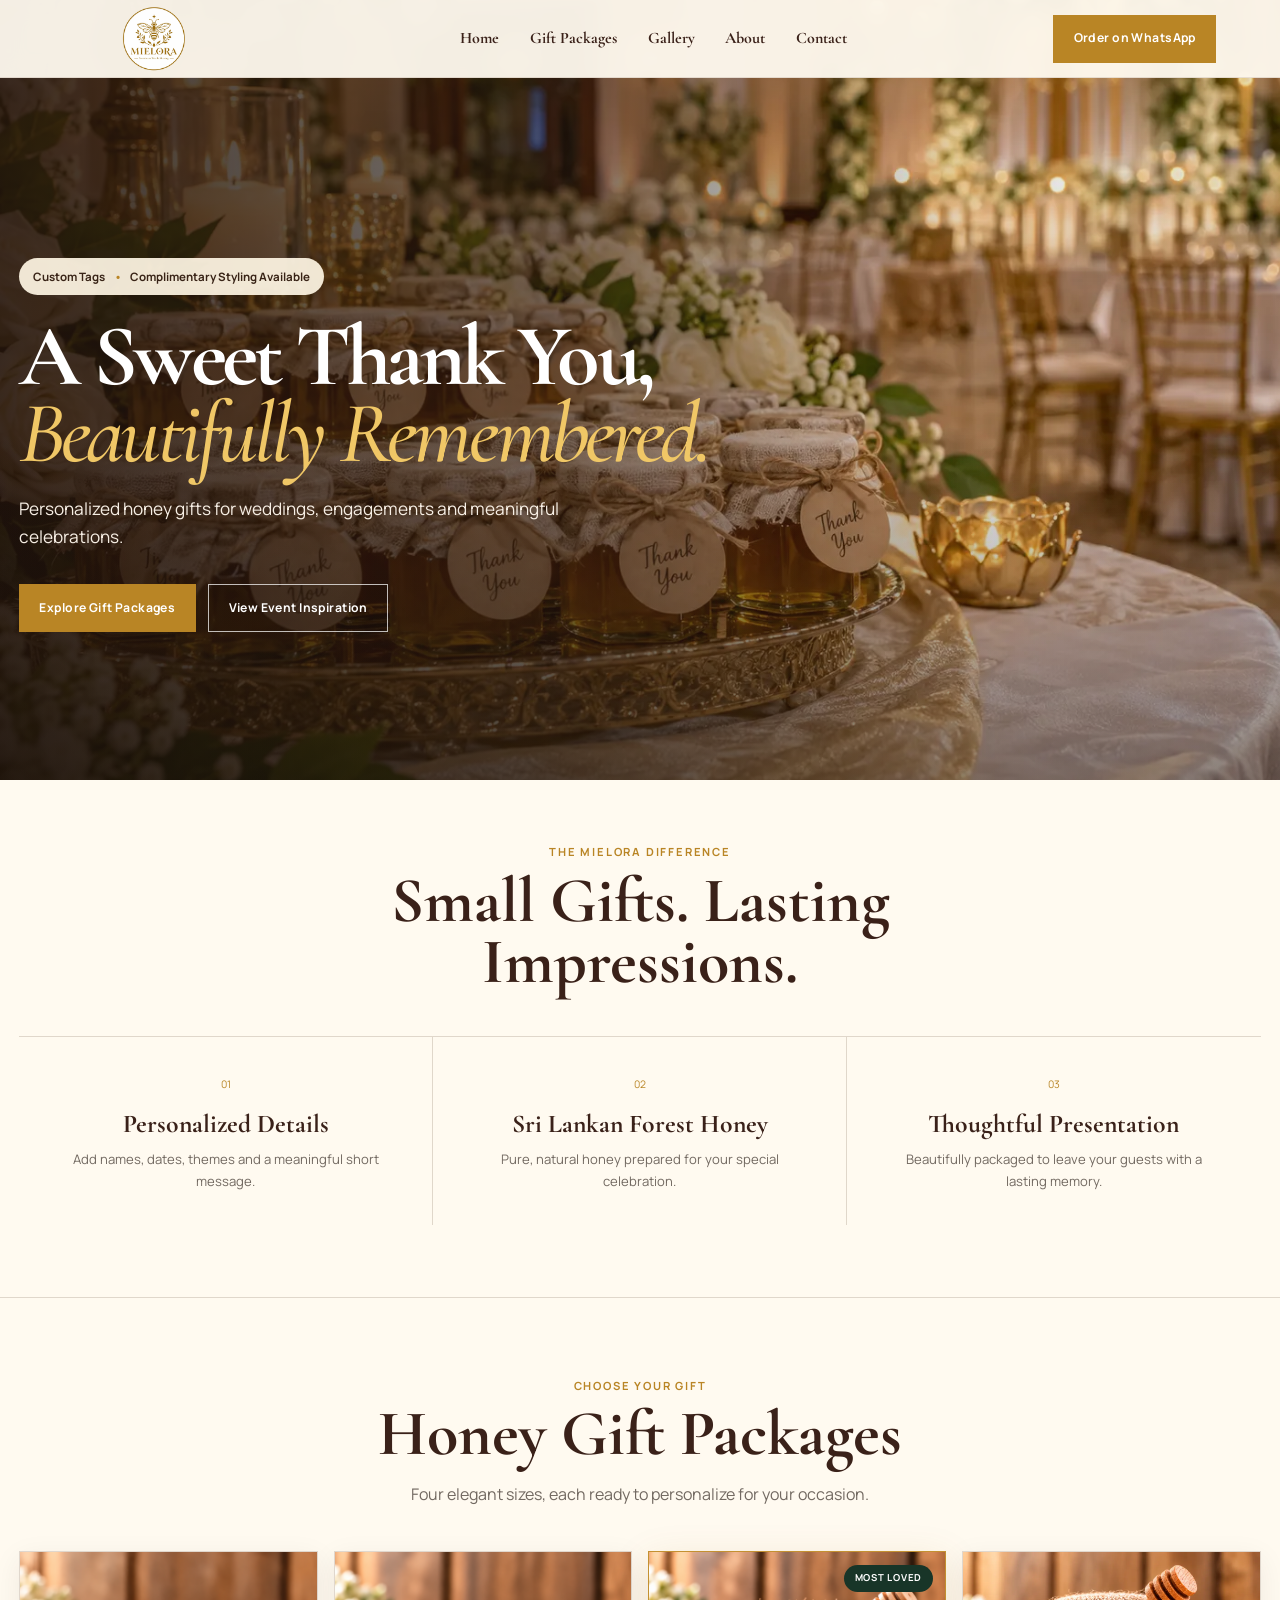
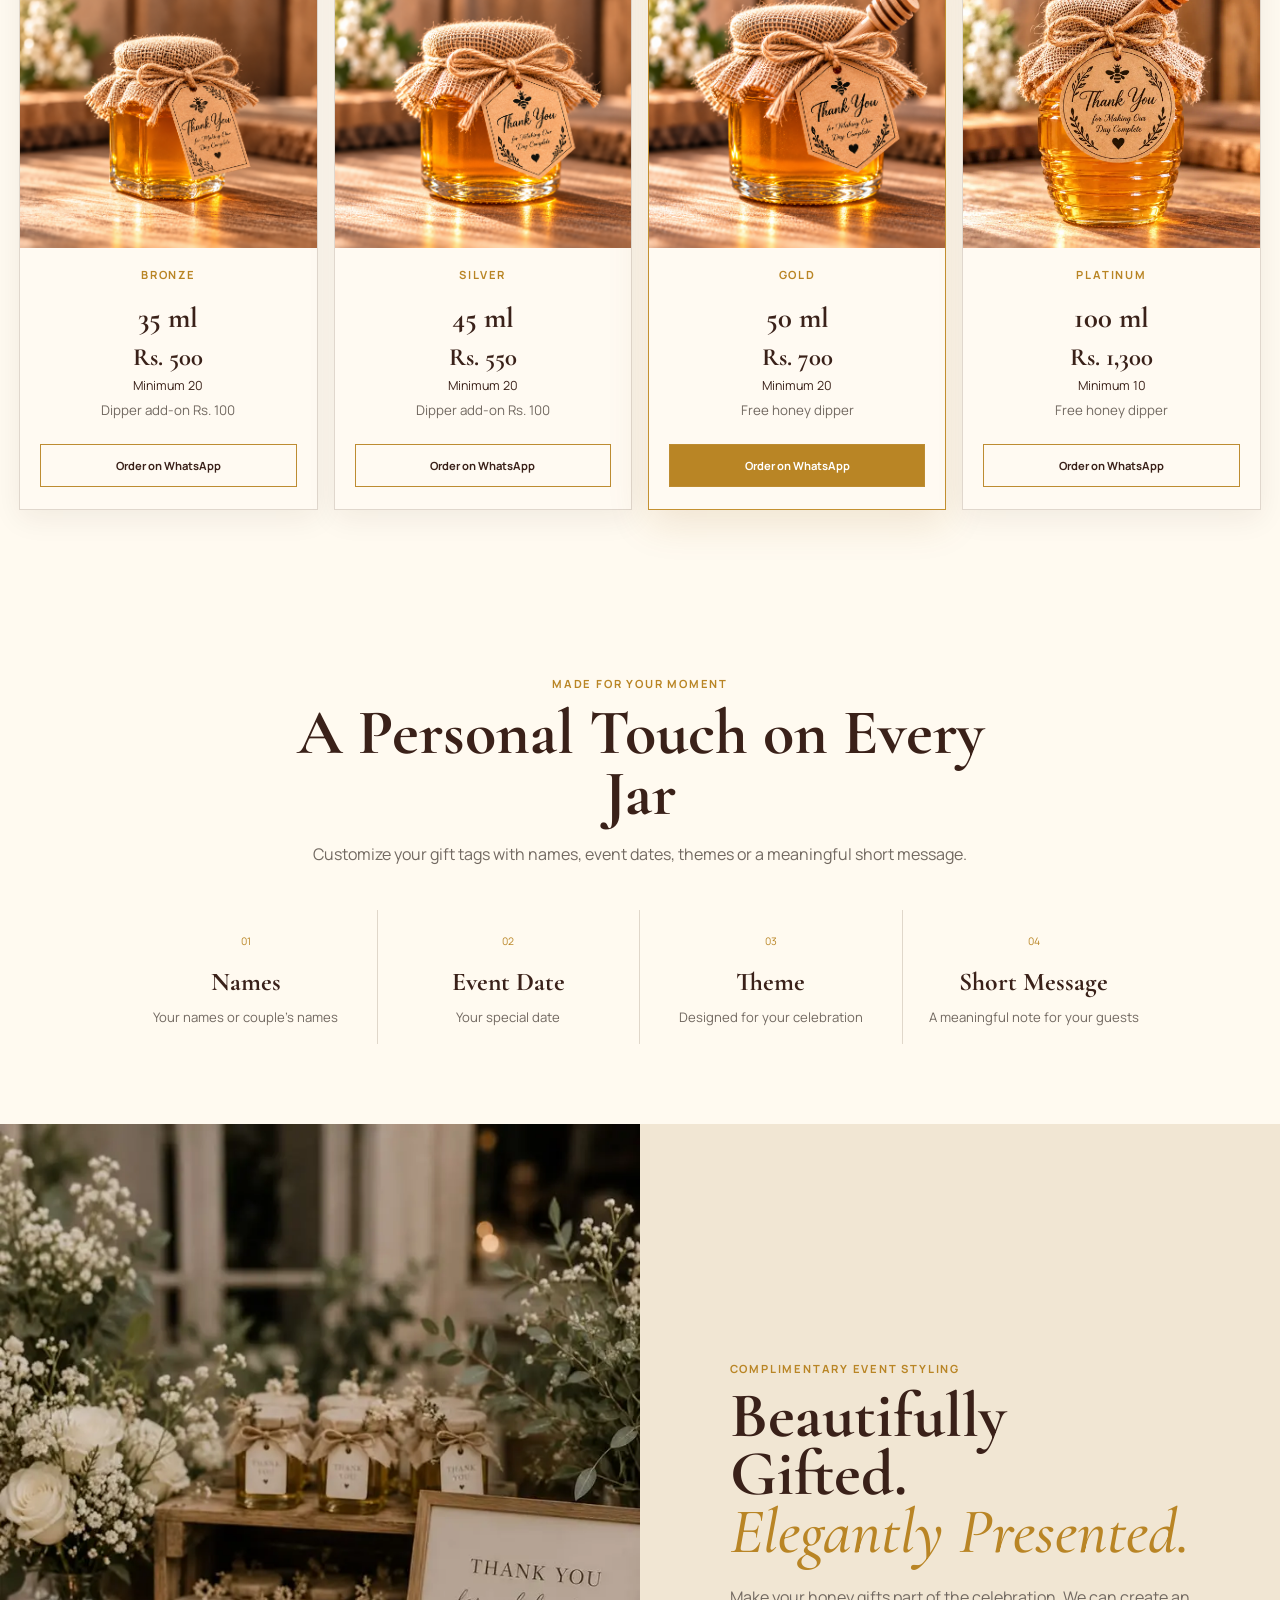
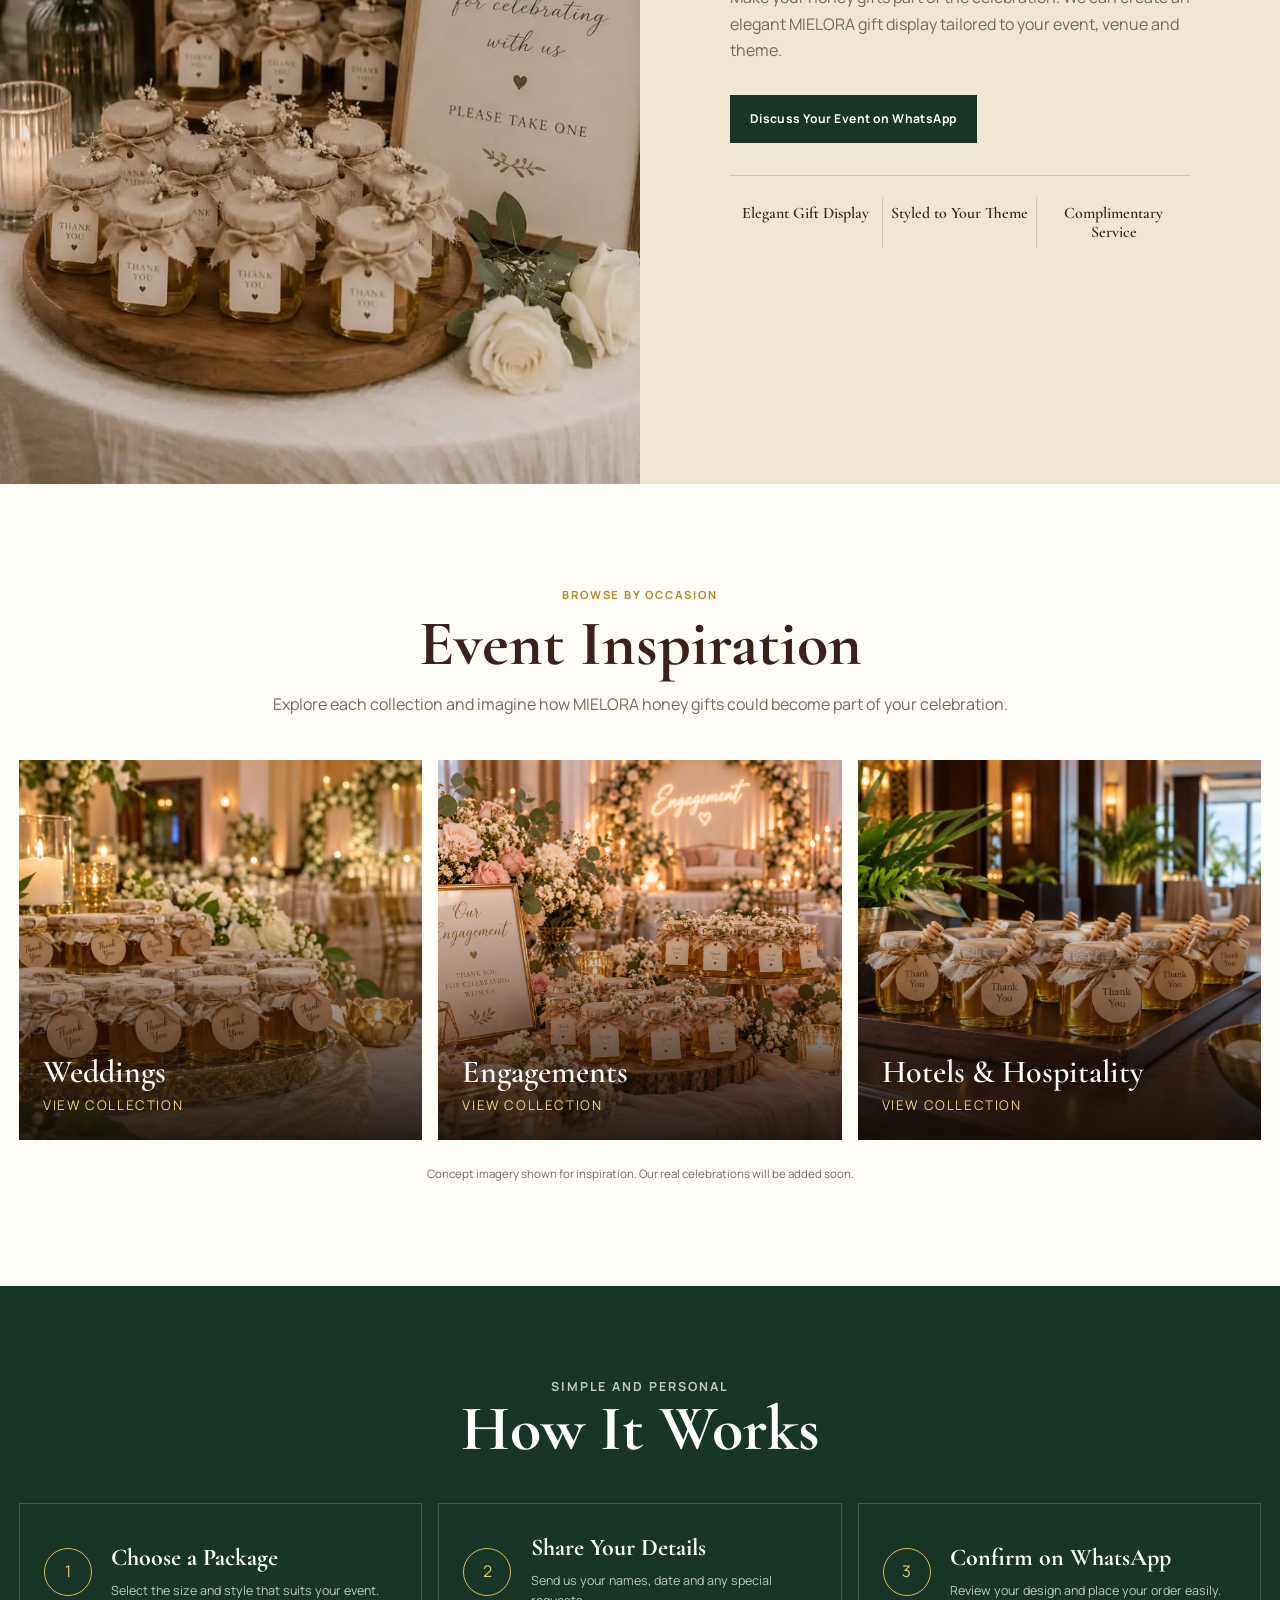
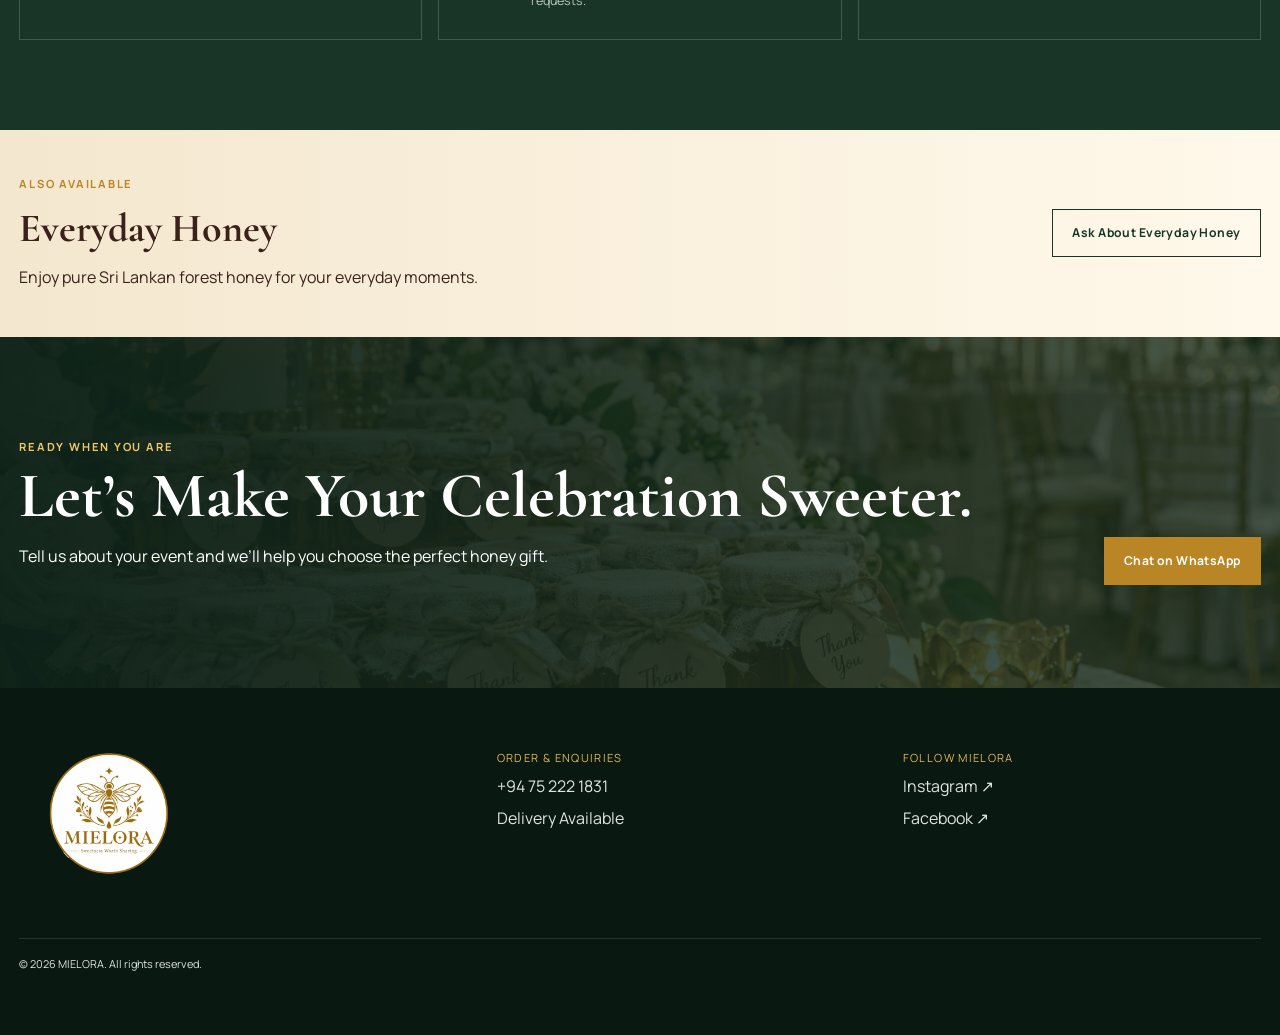
<file: index.html>
<!doctype html>
<html lang="en">

<head>
  <meta charset="utf-8">
  <meta name="viewport" content="width=device-width,initial-scale=1">
  <meta name="theme-color" content="#183528">
  <meta name="robots" content="index,follow,max-image-preview:large">
  <meta name="description"
    content="Personalized honey gifts for weddings, engagements and hospitality events in Sri Lanka. Custom tags, elegant gift displays and four MIELORA packages.">
  <title>Event Honey Gifts in Sri Lanka | MIELORA</title>
  <link rel="canonical" href="https://mielora.github.io/main_website/">
  <meta property="og:type" content="website">
  <meta property="og:title" content="MIELORA Event Honey Gifts">
  <meta property="og:description"
    content="A sweet thank you, beautifully remembered. Personalized honey gifts with custom tags and complimentary event styling available.">
  <meta property="og:url" content="https://mielora.github.io/main_website/">
  <meta property="og:image"
    content="https://mielora.github.io/main_website/assets/event-gallery/wedding-reception.webp">
  <link rel="preconnect" href="https://fonts.googleapis.com">
  <link rel="preconnect" href="https://fonts.gstatic.com" crossorigin>
  <link
    href="https://fonts.googleapis.com/css2?family=Cormorant+Garamond:wght@500;600;700&family=Manrope:wght@400;500;600;700&display=swap"
    rel="stylesheet">
  <link rel="stylesheet" href="assets/styles.css">
  <script
    type="application/ld+json">{"@context":"https://schema.org","@type":"Organization","name":"MIELORA","url":"https://mielora.github.io/main_website/","logo":"https://mielora.github.io/main_website/assets/mielora-logo-v2.webp","sameAs":["https://www.instagram.com/mielora_honey/","https://www.facebook.com/profile.php?id=61595384750894"],"contactPoint":{"@type":"ContactPoint","telephone":"+94-75-222-1831","contactType":"sales","areaServed":"LK"}}</script>
</head>

<body>
  <a class="skip-link" href="#main">Skip to content</a>
  <header class="site-header" data-header><a class="brand" href="#home" aria-label="MIELORA home"><img
        src="assets/mielora-logo-v2.webp" alt="MIELORA — Sweetness Worth Sharing"></a><button class="menu-button"
      aria-expanded="false" aria-controls="main-nav"><span></span><span></span><span></span><b>Menu</b></button>
    <nav id="main-nav" aria-label="Main navigation"><a href="#home">Home</a><a href="#packages">Gift Packages</a><a
        href="#gallery">Gallery</a><a href="#story">About</a><a href="#contact">Contact</a></nav><a
      class="button header-cta" data-whatsapp="general" href="#">Order on WhatsApp</a>
  </header>
  <main id="main">
    <section class="hero" id="home">
      <div class="hero-copy reveal">
        <p class="hero-badge">Custom Tags <span>•</span> Complimentary Styling Available</p>
        <h1>A Sweet Thank You,<br><em>Beautifully Remembered.</em></h1>
        <p>Personalized honey gifts for weddings, engagements and meaningful celebrations.</p>
        <div class="hero-actions"><a class="button gold-button" href="#packages">Explore Gift Packages</a><a
            class="button ghost-button" href="#gallery">View Event Inspiration</a></div>
      </div>
    </section>
    <section class="benefits paper-section" id="story">
      <div class="section-title">
        <p class="eyebrow">The MIELORA difference</p>
        <h2>Small Gifts. Lasting Impressions.</h2>
      </div>
      <div class="benefit-grid">
        <article><span>01</span>
          <h3>Personalized Details</h3>
          <p>Add names, dates, themes and a meaningful short message.</p>
        </article>
        <article><span>02</span>
          <h3>Sri Lankan Forest Honey</h3>
          <p>Pure, natural honey prepared for your special celebration.</p>
        </article>
        <article><span>03</span>
          <h3>Thoughtful Presentation</h3>
          <p>Beautifully packaged to leave your guests with a lasting memory.</p>
        </article>
      </div>
    </section>
    <section class="packages paper-section" id="packages">
      <div class="section-title">
        <p class="eyebrow">Choose your gift</p>
        <h2>Honey Gift Packages</h2>
        <p>Four elegant sizes, each ready to personalize for your occasion.</p>
      </div>
      <div class="package-grid">
        <article class="package-card reveal"><img src="assets/packages/bronze-35ml.png"
            alt="Bronze 35 ml MIELORA honey gift jar" loading="lazy">
          <div>
            <p class="eyebrow">Bronze</p>
            <h3>35 ml</h3><strong>Rs. 500</strong>
            <p>Minimum 20</p><small>Dipper add-on Rs. 100</small><a href="#"
              data-package="Bronze — 35 ml, Rs. 500 per jar, minimum 20">Order on WhatsApp</a>
          </div>
        </article>
        <article class="package-card reveal"><img src="assets/packages/silver-45ml.png"
            alt="Silver 45 ml MIELORA honey gift jar" loading="lazy">
          <div>
            <p class="eyebrow">Silver</p>
            <h3>45 ml</h3><strong>Rs. 550</strong>
            <p>Minimum 20</p><small>Dipper add-on Rs. 100</small><a href="#"
              data-package="Silver — 45 ml, Rs. 550 per jar, minimum 20">Order on WhatsApp</a>
          </div>
        </article>
        <article class="package-card featured reveal"><b class="popular">Most Loved</b><img
            src="assets/packages/gold-50ml.png" alt="Gold 50 ml MIELORA honey gift jar" loading="lazy">
          <div>
            <p class="eyebrow">Gold</p>
            <h3>50 ml</h3><strong>Rs. 700</strong>
            <p>Minimum 20</p><small>Free honey dipper</small><a href="#"
              data-package="Gold — 50 ml, Rs. 700 per jar, minimum 20">Order on WhatsApp</a>
          </div>
        </article>
        <article class="package-card reveal"><img src="assets/packages/platinum-100ml.webp"
            alt="Platinum 100 ml MIELORA honey gift jar" loading="lazy">
          <div>
            <p class="eyebrow">Platinum</p>
            <h3>100 ml</h3><strong>Rs. 1,300</strong>
            <p>Minimum 10</p><small>Free honey dipper</small><a href="#"
              data-package="Platinum — 100 ml, Rs. 1,300 per jar, minimum 10">Order on WhatsApp</a>
          </div>
        </article>
      </div>
    </section>
    <section class="personal-touch paper-section">
      <div class="section-title">
        <p class="eyebrow">Made for your moment</p>
        <h2>A Personal Touch on Every Jar</h2>
        <p>Customize your gift tags with names, event dates, themes or a meaningful short message.</p>
      </div>
      <div class="touch-grid">
        <div><span>01</span>
          <h3>Names</h3>
          <p>Your names or couple's names</p>
        </div>
        <div><span>02</span>
          <h3>Event Date</h3>
          <p>Your special date</p>
        </div>
        <div><span>03</span>
          <h3>Theme</h3>
          <p>Designed for your celebration</p>
        </div>
        <div><span>04</span>
          <h3>Short Message</h3>
          <p>A meaningful note for your guests</p>
        </div>
      </div>
    </section>
    <section class="styling-section">
      <div class="styling-photo reveal"><img src="assets/styling/complimentary-display.webp"
          alt="Elegant MIELORA honey gift display with flowers and wooden stands" loading="lazy"></div>
      <div class="styling-copy reveal">
        <p class="eyebrow">Complimentary Event Styling</p>
        <h2>Beautifully Gifted.<br><em>Elegantly Presented.</em></h2>
        <p>Make your honey gifts part of the celebration. We can create an elegant MIELORA gift display tailored to your
          event, venue and theme.</p><a class="button forest-button" data-whatsapp="event" href="#">Discuss Your Event
          on WhatsApp</a>
        <div class="style-features"><span>Elegant Gift Display</span><span>Styled to Your
            Theme</span><span>Complimentary Service</span></div>
      </div>
    </section>
    <section class="gallery paper-section" id="gallery">
      <div class="section-title">
        <p class="eyebrow">Browse by occasion</p>
        <h2>Event Inspiration</h2>
        <p>Explore each collection and imagine how MIELORA honey gifts could become part of your celebration.</p>
      </div>
      <div class="collection-grid"><a class="collection-card" href="weddings.html"><img
            src="assets/event-gallery/wedding-reception.webp" alt="Wedding honey gift inspiration"
            loading="lazy"><span><b>Weddings</b><small>View Collection</small></span></a><a class="collection-card"
          href="engagements.html"><img src="assets/event-gallery/engagment_01.png"
            alt="Engagement honey gift inspiration" loading="lazy"><span><b>Engagements</b><small>View
              Collection</small></span></a><a class="collection-card" href="hospitality.html"><img
            src="assets/event-gallery/corporate-hospitality.webp" alt="Hotels and hospitality honey gift inspiration"
            loading="lazy"><span><b>Hotels &amp; Hospitality</b><small>View Collection</small></span></a></div>
      <p class="concept-note">Concept imagery shown for inspiration. Our real celebrations will be added soon.</p>
    </section>
    <section class="how-it-works">
      <div class="section-title light">
        <p class="eyebrow">Simple and personal</p>
        <h2>How It Works</h2>
      </div>
      <ol>
        <li><span>1</span>
          <div>
            <h3>Choose a Package</h3>
            <p>Select the size and style that suits your event.</p>
          </div>
        </li>
        <li><span>2</span>
          <div>
            <h3>Share Your Details</h3>
            <p>Send us your names, date and any special requests.</p>
          </div>
        </li>
        <li><span>3</span>
          <div>
            <h3>Confirm on WhatsApp</h3>
            <p>Review your design and place your order easily.</p>
          </div>
        </li>
      </ol>
    </section>
    <section class="everyday-strip">
      <div>
        <p class="eyebrow">Also available</p>
        <h2>Everyday Honey</h2>
        <p>Enjoy pure Sri Lankan forest honey for your everyday moments.</p>
      </div><a class="button ghost-dark" data-whatsapp="everyday" href="#">Ask About Everyday Honey</a>
    </section>
    <section class="final-cta" id="contact">
      <div>
        <p class="eyebrow">Ready when you are</p>
        <h2>Let’s Make Your Celebration Sweeter.</h2>
        <p>Tell us about your event and we’ll help you choose the perfect honey gift.</p>
      </div><a class="button gold-button" data-whatsapp="event" href="#">Chat on WhatsApp</a>
    </section>
  </main>
  <footer><a class="footer-brand" href="#home"><img src="assets/mielora-logo-v2.webp" alt="MIELORA"></a>
    <div>
      <p class="footer-label">Order &amp; Enquiries</p><a href="tel:+94752221831">+94 75 222 1831</a>
      <p>Delivery Available</p>
    </div>
    <div>
      <p class="footer-label">Follow MIELORA</p><a href="https://www.instagram.com/mielora_honey/" target="_blank"
        rel="noopener">Instagram ↗</a><a href="https://www.facebook.com/profile.php?id=61595384750894" target="_blank"
        rel="noopener">Facebook ↗</a>
    </div>
    <p class="copyright">© 2026 MIELORA. All rights reserved.</p>
  </footer>
  <a class="floating-whatsapp" data-whatsapp="event" href="#"
    aria-label="Chat with MIELORA on WhatsApp"><span>WhatsApp</span><b>↗</b></a>
  <script src="assets/site.js"></script>
</body>

</html>
</file>
<file: assets/styles.css>
:root{--forest:#183528;--forest-dark:#0d2219;--gold:#b98525;--honey:#dba83f;--cream:#f6efdf;--paper:#fffaf0;--ink:#3a2119;--muted:#726961;--line:rgba(83,55,34,.18);--white:#fffdf7;--shadow:0 18px 50px rgba(61,39,19,.12)}
*{box-sizing:border-box}html{scroll-behavior:smooth;scroll-padding-top:80px}body{margin:0;background:var(--paper);color:var(--ink);font:16px/1.65 Manrope,system-ui,sans-serif;overflow-x:hidden}body.menu-open{overflow:hidden}img{display:block;width:100%}a{color:inherit}.skip-link{position:fixed;left:-999px;top:1rem;z-index:100;background:#fff;padding:.7rem 1rem}.skip-link:focus{left:1rem}.site-header{height:78px;position:absolute;inset:0 0 auto;z-index:30;display:grid;grid-template-columns:190px 1fr auto;align-items:center;gap:2rem;padding:0 clamp(1rem,5vw,5rem);background:rgba(255,250,240,.95);border-bottom:1px solid rgba(82,51,26,.12);backdrop-filter:blur(12px)}.site-header.scrolled{position:fixed;box-shadow:0 8px 30px rgba(35,22,12,.1)}.brand{height:68px;width:180px;overflow:hidden}.brand img{height:100%;object-fit:contain}.site-header nav{display:flex;justify-content:center;gap:clamp(1rem,2.4vw,2.5rem)}.site-header nav a{text-decoration:none;font-family:"Cormorant Garamond",serif;font-weight:700;font-size:1rem}.site-header nav a:hover{color:var(--gold)}.button{display:inline-flex;align-items:center;justify-content:center;min-height:48px;padding:.75rem 1.2rem;border:1px solid transparent;text-decoration:none;font-size:.76rem;font-weight:700;letter-spacing:.035em;transition:transform .2s,background .2s}.button:hover{transform:translateY(-2px)}.header-cta,.gold-button{background:var(--gold);color:#fff}.menu-button{display:none}.hero{min-height:780px;display:flex;align-items:center;position:relative;padding-top:78px;color:#fff;background:linear-gradient(90deg,rgba(34,20,12,.88) 0%,rgba(35,23,15,.6) 43%,rgba(24,17,12,.1) 76%),url('event-gallery/wedding-reception.webp') 62% center/cover no-repeat}.hero:after{content:"";position:absolute;inset:0;background:linear-gradient(0deg,rgba(18,12,8,.42),transparent 45%)}.hero-copy{position:relative;z-index:2;width:min(760px,90%);margin-left:max(1.2rem,calc((100vw - 1260px)/2));padding:7rem 0 5rem}.hero-badge{display:inline-flex;gap:.55rem;align-items:center;margin:0 0 1.5rem;padding:.55rem .85rem;border-radius:999px;color:#382316;background:rgba(255,247,228,.92);font-size:.72rem;font-weight:700}.hero-badge span{color:var(--gold)}h1,h2,h3{font-family:"Cormorant Garamond",serif}h1{margin:0 0 1.4rem;font-size:clamp(3.9rem,6.8vw,6.5rem);line-height:.88;letter-spacing:-.045em}h1 em,h2 em{color:#f0c766;font-weight:500}.hero-copy>p:not(.hero-badge){max-width:550px;font-size:1.08rem;color:#f7efe5}.hero-actions{display:flex;gap:.8rem;flex-wrap:wrap;margin-top:2rem}.ghost-button{border-color:rgba(255,255,255,.72);color:#fff;background:rgba(0,0,0,.08)}.paper-section{padding:clamp(4.5rem,8vw,7.5rem) max(1.2rem,calc((100vw - 1260px)/2));background-color:var(--paper);background-image:radial-gradient(rgba(123,86,47,.08) .7px,transparent .7px);background-size:6px 6px}.section-title{text-align:center;max-width:760px;margin:0 auto 2.7rem}.section-title h2{font-size:clamp(2.8rem,5vw,4.8rem);line-height:.95;margin:.2rem 0 .8rem}.section-title>p:last-child{color:var(--muted)}.eyebrow{margin:0 0 .7rem;color:var(--gold);font:700 .7rem/1.4 Manrope,sans-serif;letter-spacing:.16em;text-transform:uppercase}.benefits{padding-top:4rem;padding-bottom:4.5rem}.benefit-grid{display:grid;grid-template-columns:repeat(3,1fr);border-top:1px solid var(--line)}.benefit-grid article{text-align:center;padding:2rem clamp(1rem,3vw,3rem);border-right:1px solid var(--line)}.benefit-grid article:last-child{border-right:0}.benefit-grid span,.touch-grid span{color:var(--gold);font-size:.65rem}.benefit-grid h3,.touch-grid h3{font-size:1.6rem;margin:.5rem 0 .25rem}.benefit-grid p,.touch-grid p{margin:0;color:var(--muted);font-size:.82rem}.packages{padding-top:5rem;border-top:1px solid var(--line)}.package-grid{display:grid;grid-template-columns:repeat(4,1fr);gap:1rem}.package-card{position:relative;background:#fffaf2;border:1px solid var(--line);box-shadow:0 8px 28px rgba(50,31,16,.07);overflow:hidden}.package-card.featured{border-color:#c49131;box-shadow:0 12px 38px rgba(145,95,18,.15)}.package-card img{aspect-ratio:1/1;object-fit:cover}.package-card>div{padding:1.2rem 1.25rem 1.35rem;text-align:center}.package-card h3{font-size:1.8rem;margin:0}.package-card strong{display:block;font:700 1.55rem "Cormorant Garamond",serif}.package-card>div>p:not(.eyebrow){font-size:.78rem;margin:.25rem 0}.package-card small{display:block;min-height:28px;color:var(--muted)}.package-card a{display:block;margin-top:1rem;padding:.7rem;border:1px solid #bd8c32;text-decoration:none;font-size:.7rem;font-weight:700}.package-card.featured a{color:#fff;background:var(--gold)}.popular{position:absolute;z-index:2;right:.8rem;top:.8rem;background:var(--forest);color:#fff;border-radius:999px;padding:.35rem .65rem;font-size:.6rem;letter-spacing:.08em;text-transform:uppercase}.personal-touch{padding-top:4rem;padding-bottom:5rem}.touch-grid{display:grid;grid-template-columns:repeat(4,1fr);max-width:1050px;margin:auto}.touch-grid>div{text-align:center;padding:1rem 1.6rem;border-right:1px solid var(--line)}.touch-grid>div:last-child{border-right:0}.styling-section{display:grid;grid-template-columns:1fr 1fr;min-height:690px;background:#f1e6d3}.styling-photo{min-height:630px;overflow:hidden}.styling-photo img{height:100%;object-fit:cover}.styling-copy{align-self:center;padding:clamp(3rem,7vw,7rem)}.styling-copy h2{font-size:clamp(3.3rem,5vw,5rem);line-height:.9;margin:.5rem 0 1.5rem}.styling-copy h2 em{color:var(--gold)}.styling-copy>p:not(.eyebrow){color:var(--muted);max-width:550px}.forest-button{margin:1rem 0 2rem;background:var(--forest);color:#fff}.style-features{display:grid;grid-template-columns:repeat(3,1fr);border-top:1px solid var(--line);padding-top:1.3rem}.style-features span{text-align:center;font:600 1rem/1.2 "Cormorant Garamond",serif;padding:.4rem;border-right:1px solid var(--line)}.style-features span:last-child{border:0}.gallery{background-color:#fffdf8}.collection-grid{display:grid;grid-template-columns:repeat(3,1fr);gap:1rem}.collection-card{position:relative;min-height:380px;overflow:hidden;text-decoration:none}.collection-card:after{content:"";position:absolute;inset:35% 0 0;background:linear-gradient(transparent,rgba(20,13,8,.9))}.collection-card img{height:100%;object-fit:cover;transition:transform .6s}.collection-card:hover img{transform:scale(1.04)}.collection-card span{position:absolute;z-index:2;inset:auto 1.5rem 1.4rem;color:#fff}.collection-card b{display:block;font:600 2rem "Cormorant Garamond",serif}.collection-card small{text-transform:uppercase;letter-spacing:.12em;color:#f2cf7c}.concept-note{text-align:center;color:var(--muted);font-size:.72rem;margin:1.5rem 0 0}.how-it-works{padding:clamp(4rem,7vw,6rem) max(1.2rem,calc((100vw - 1260px)/2));background:var(--forest);color:#fff}.section-title.light h2{color:#fff}.how-it-works ol{list-style:none;display:grid;grid-template-columns:repeat(3,1fr);gap:1rem;padding:0;margin:0}.how-it-works li{display:flex;gap:1.2rem;align-items:center;border:1px solid rgba(255,255,255,.18);padding:1.5rem}.how-it-works li>span{display:grid;place-items:center;flex:0 0 48px;height:48px;border:1px solid #e0b95d;border-radius:50%;color:#e8c875}.how-it-works h3{font-size:1.5rem;margin:0}.how-it-works p{font-size:.78rem;color:#bdc9c0;margin:.2rem 0}.everyday-strip{display:flex;justify-content:space-between;align-items:center;gap:2rem;padding:2.7rem max(1.2rem,calc((100vw - 1260px)/2));background:linear-gradient(90deg,#f4e7cf,#fff9eb)}.everyday-strip h2{font-size:2.5rem;margin:0}.everyday-strip p{margin:.2rem 0}.ghost-dark{border-color:var(--forest);color:var(--forest)}.final-cta{padding:clamp(4.5rem,8vw,7rem) max(1.2rem,calc((100vw - 1260px)/2));display:flex;align-items:end;justify-content:space-between;gap:3rem;color:#fff;background:linear-gradient(90deg,rgba(13,34,25,.97),rgba(16,43,31,.76)),url('event-gallery/wedding-reception.webp') center/cover}.final-cta h2{font-size:clamp(3rem,5vw,5.2rem);line-height:.95;margin:.3rem 0 1rem}.final-cta p{max-width:590px}.final-cta .eyebrow{color:#efc869}footer{display:grid;grid-template-columns:1.2fr 1fr 1fr;gap:3rem;padding:3.5rem max(1.2rem,calc((100vw - 1260px)/2));color:#dce5de;background:#091810}.footer-brand{width:180px;height:130px}.footer-brand img{height:100%;object-fit:contain}.footer-label{color:#dfb754;font-size:.7rem;text-transform:uppercase;letter-spacing:.12em}footer a{text-decoration:none;display:block;margin:.35rem 0}footer p{margin:.35rem 0}.copyright{grid-column:1/-1;border-top:1px solid rgba(255,255,255,.12);padding-top:1rem;font-size:.68rem}.floating-whatsapp{display:none}.reveal{opacity:1;transform:none}
/* Collection pages and lightbox */
.subpage .site-header{position:fixed}.collection-hero{padding:10rem 1.2rem 5rem;text-align:center;color:#fff;background:linear-gradient(rgba(11,29,21,.83),rgba(11,29,21,.83)),var(--collection-image) center/cover}.collection-hero h1{font-size:clamp(4rem,8vw,7rem)}.collection-hero p{max-width:630px;margin:auto;color:#dce6df}.back-link{display:inline-block;margin-bottom:1.5rem;color:#efca71;text-decoration:none}.gallery-page{padding:4rem max(1.2rem,calc((100vw - 1260px)/2)) 7rem}.photo-grid{columns:3 280px;column-gap:1rem}.photo-button{display:block;width:100%;padding:0;margin:0 0 1rem;border:0;background:none;cursor:zoom-in;break-inside:avoid;overflow:hidden}.photo-button img{transition:transform .5s}.photo-button:hover img{transform:scale(1.02)}.lightbox{position:fixed;inset:0;z-index:100;display:none;place-items:center;background:rgba(3,10,6,.94);padding:4rem 5rem}.lightbox.open{display:grid}.lightbox img{max-width:100%;max-height:82vh;width:auto}.lightbox button{position:absolute;border:0;background:rgba(255,255,255,.11);color:#fff;width:48px;height:48px;border-radius:50%;font-size:1.5rem;cursor:pointer}.lightbox-close{right:1rem;top:1rem}.lightbox-prev{left:1rem}.lightbox-next{right:1rem}.lightbox-counter{position:absolute;bottom:1rem;color:#fff;font-size:.78rem}.collection-cta{text-align:center;padding:4rem 1.2rem;background:var(--cream)}.collection-cta h2{font-size:clamp(2.8rem,5vw,4.5rem);margin:.2rem 0 1.4rem}
@media(max-width:1050px){.site-header{grid-template-columns:150px 1fr auto}.brand{width:145px}.header-cta{display:none}.package-grid{grid-template-columns:repeat(2,1fr)}.styling-section{grid-template-columns:.9fr 1.1fr}.collection-grid{grid-template-columns:repeat(2,1fr)}.collection-card:last-child{grid-column:1/-1}.how-it-works ol{grid-template-columns:1fr}.hero-copy{margin-left:2rem}}
@media(max-width:760px){body{padding-bottom:68px}.site-header{height:68px;position:absolute;grid-template-columns:120px 1fr auto;padding:0 1rem}.site-header.scrolled{position:fixed}.brand{width:115px;height:60px}.menu-button{display:flex;align-items:center;gap:4px;border:0;background:none;color:var(--ink)}.menu-button span{width:4px;height:4px;border-radius:50%;background:var(--ink)}.menu-button b{font-size:.68rem;margin-left:.35rem}.site-header nav{display:none;position:fixed;inset:68px 0 0;background:rgba(255,250,240,.99);padding:2rem 1.3rem;flex-direction:column;justify-content:flex-start;gap:1rem}.site-header nav.open{display:flex}.site-header nav a{padding:1rem 0;border-bottom:1px solid var(--line);font-size:1.5rem}.hero{min-height:760px;background-position:60% center}.hero-copy{width:auto;margin:0;padding:7rem 1.2rem 5rem}.hero h1{font-size:clamp(3.4rem,15vw,5rem)}.hero-copy>p:not(.hero-badge){font-size:.95rem}.hero-badge{font-size:.6rem}.hero-actions{align-items:stretch;flex-direction:column;max-width:310px}.paper-section{padding:4.5rem 1.2rem}.section-title{text-align:left}.benefit-grid{grid-template-columns:1fr}.benefit-grid article{text-align:left;border-right:0;border-bottom:1px solid var(--line);padding:1.4rem 0}.package-grid{grid-template-columns:1fr}.package-card img{aspect-ratio:1.1/1}.touch-grid{grid-template-columns:1fr 1fr}.touch-grid>div{padding:1.2rem .8rem;border-bottom:1px solid var(--line)}.touch-grid>div:nth-child(2){border-right:0}.styling-section{grid-template-columns:1fr}.styling-photo{min-height:520px}.styling-copy{padding:4rem 1.2rem}.styling-copy h2{font-size:3.5rem}.style-features{grid-template-columns:1fr}.style-features span{border-right:0;border-bottom:1px solid var(--line);padding:.8rem}.collection-grid{grid-template-columns:1fr}.collection-card,.collection-card:last-child{grid-column:auto;min-height:330px}.how-it-works{padding:4rem 1.2rem}.how-it-works .section-title{text-align:left}.everyday-strip,.final-cta{display:block;padding:3.5rem 1.2rem}.everyday-strip .button,.final-cta .button{margin-top:1rem}.final-cta h2{font-size:3.4rem}footer{grid-template-columns:1fr;padding:3rem 1.2rem}.copyright{grid-column:auto}.floating-whatsapp{display:flex;position:fixed;z-index:60;left:10px;right:10px;bottom:8px;height:52px;padding:0 1.2rem;align-items:center;justify-content:space-between;color:#fff;background:#1b9b51;text-decoration:none;font-size:.75rem;font-weight:700}.collection-hero{padding:9rem 1.2rem 4rem}.collection-hero h1{font-size:3.8rem}.gallery-page{padding:2.5rem 1rem 5rem}.photo-grid{columns:2 145px;column-gap:.65rem}.photo-button{margin-bottom:.65rem}.lightbox{padding:3.8rem .8rem}.lightbox-prev{left:.5rem}.lightbox-next{right:.5rem}.lightbox button{width:42px;height:42px}.subpage{padding-bottom:0}}
@media(prefers-reduced-motion:no-preference){.reveal{opacity:0;transform:translateY(24px);transition:opacity .7s,transform .7s}.reveal.visible{opacity:1;transform:none}}@media(prefers-reduced-motion:reduce){html{scroll-behavior:auto}}
</file>
